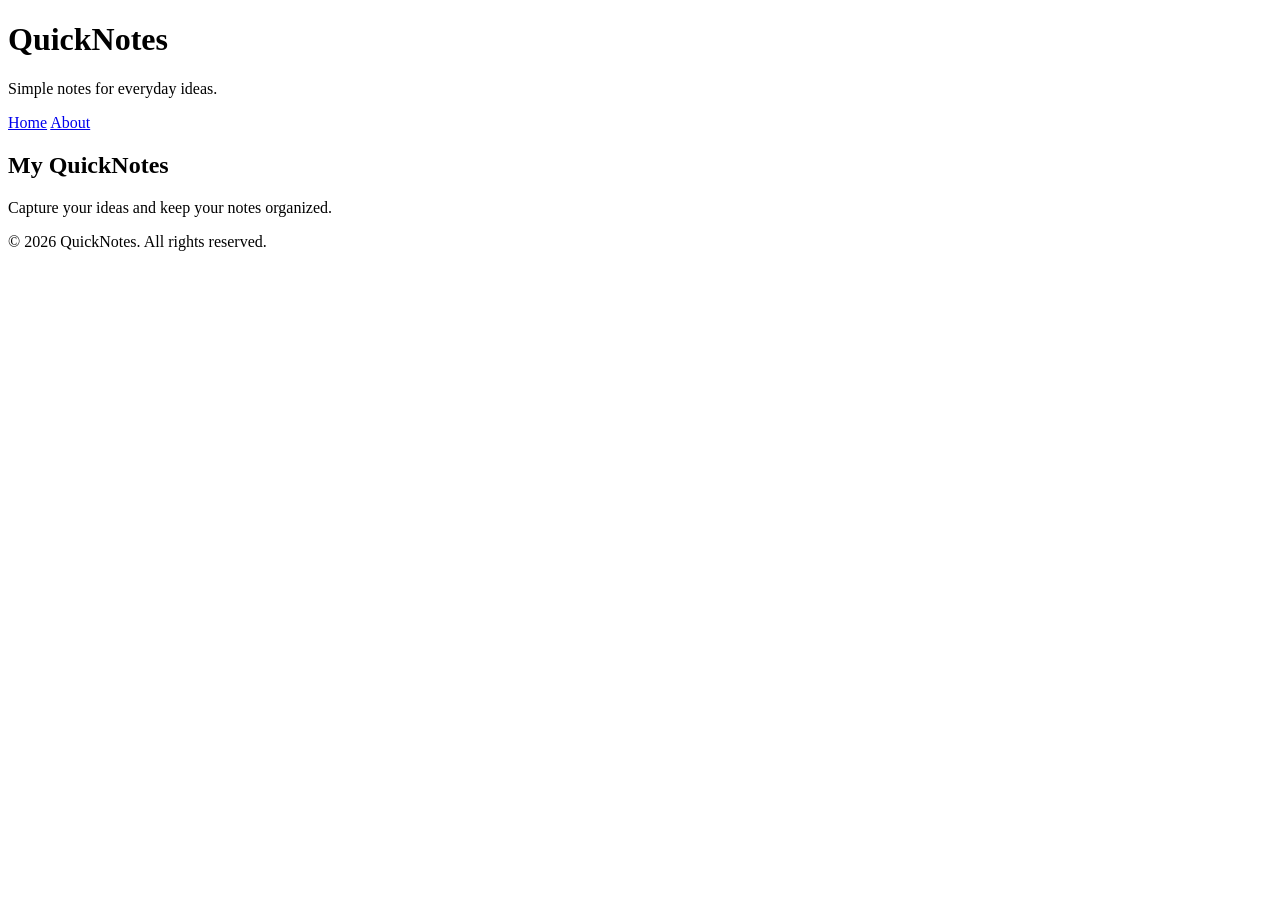
<file: day1/index.html>
<!DOCTYPE html>
<html lang="en">

<head>
    <meta charset="UTF-8">
    <meta name="viewport" content="width=device-width, initial-scale=1.0">
    <title>QuickNotes</title>
</head>

<body>

    <header>
        <h1>QuickNotes</h1>
        <p>Simple notes for everyday ideas.</p>

        <nav>
            <a href="index.html">Home</a>
            <a href="about.html">About</a>
        </nav>
    </header>

    <main>
        <h2>My QuickNotes</h2>
        <p>Capture your ideas and keep your notes organized.</p>
    </main>

    <footer>
        <p>&copy; 2026 QuickNotes. All rights reserved.</p>
    </footer>

</body>

</html>
</file>
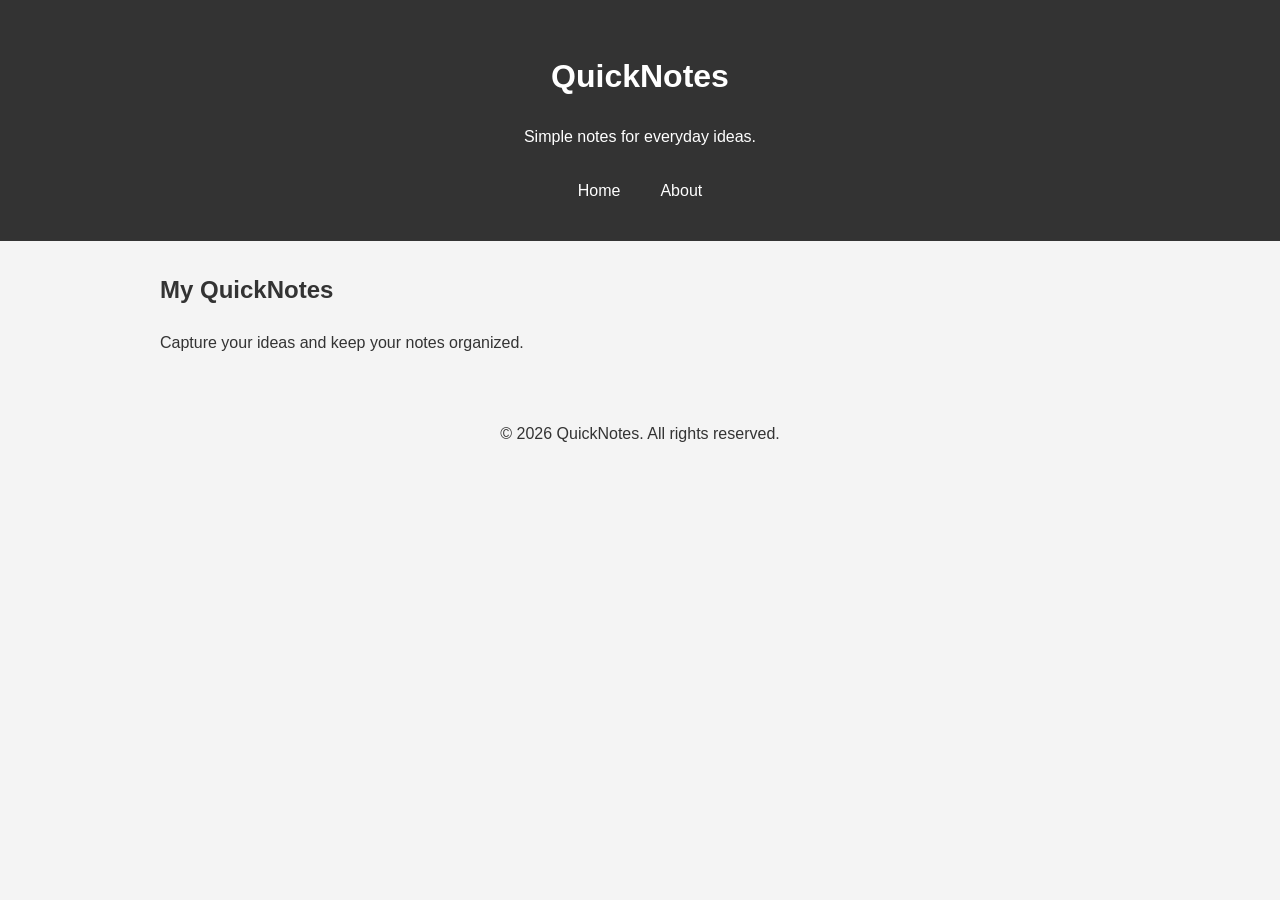
<file: day2/index.html>
<!DOCTYPE html>
<html lang="en">

<head>
    <meta charset="UTF-8">
    <meta name="viewport" content="width=device-width, initial-scale=1.0">
    <title>QuickNotes</title>
    <link rel="stylesheet" href="style.css">
</head>

<body>

    <header>
        <h1>QuickNotes</h1>
        <p>Simple notes for everyday ideas.</p>

        <nav>
            <a href="index.html">Home</a>
            <a href="about.html">About</a>
        </nav>
    </header>

    <main>
        <h2>My QuickNotes</h2>
        <p>Capture your ideas and keep your notes organized.</p>
    </main>

    <footer>
        <p>&copy; 2026 QuickNotes. All rights reserved.</p>
    </footer>

</body>

</html>
</file>
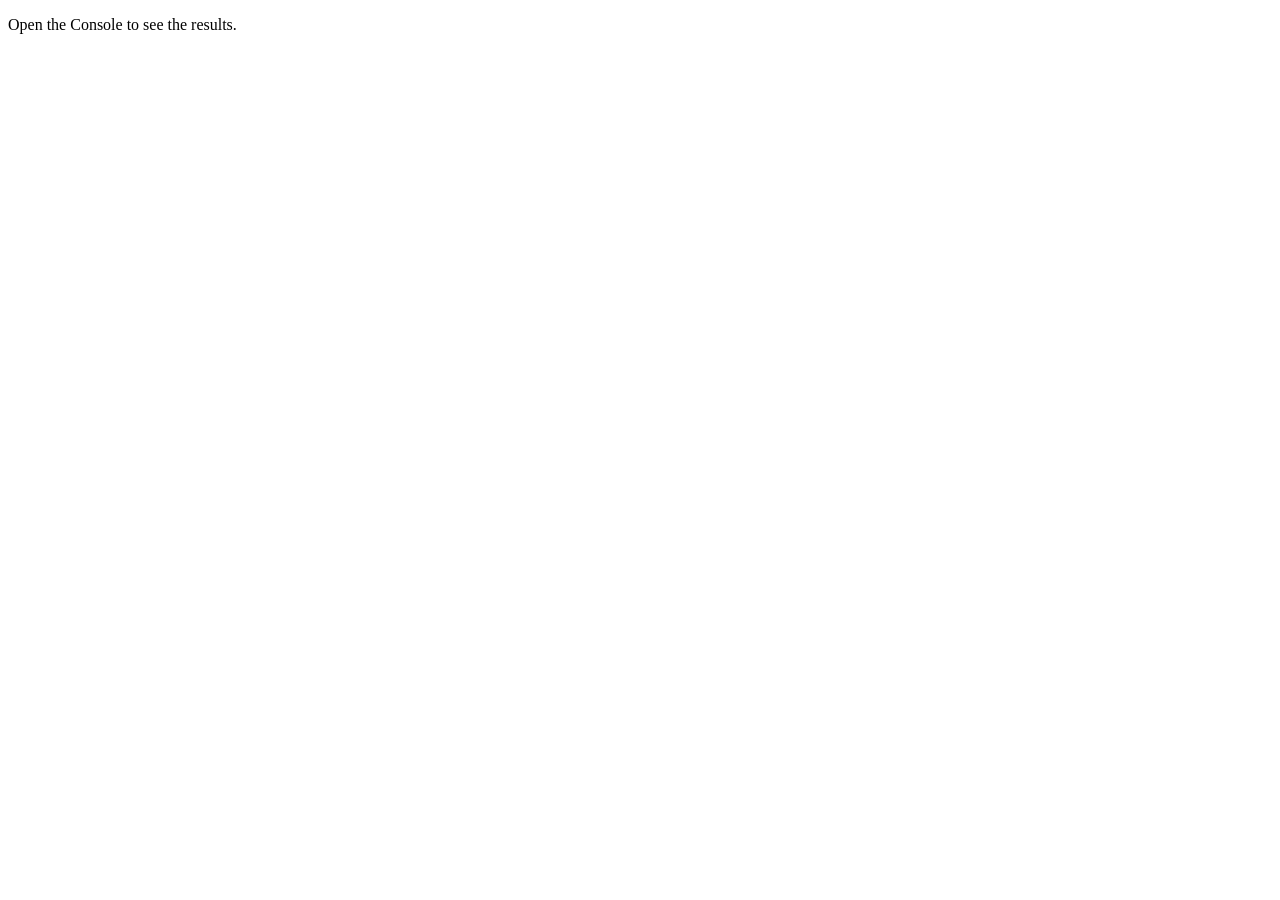
<file: day3/index.html>
<!DOCTYPE html>
<html lang="en">

<head>
    <meta charset="UTF-8">
    <meta name="viewport" content="width=device-width, initial-scale=1.0">
    <title>Notes Toolkit</title>
    <script src="script.js" defer></script>
</head>

<body>

    <p>Open the Console to see the results.</p>

</body>

</html>
</file>
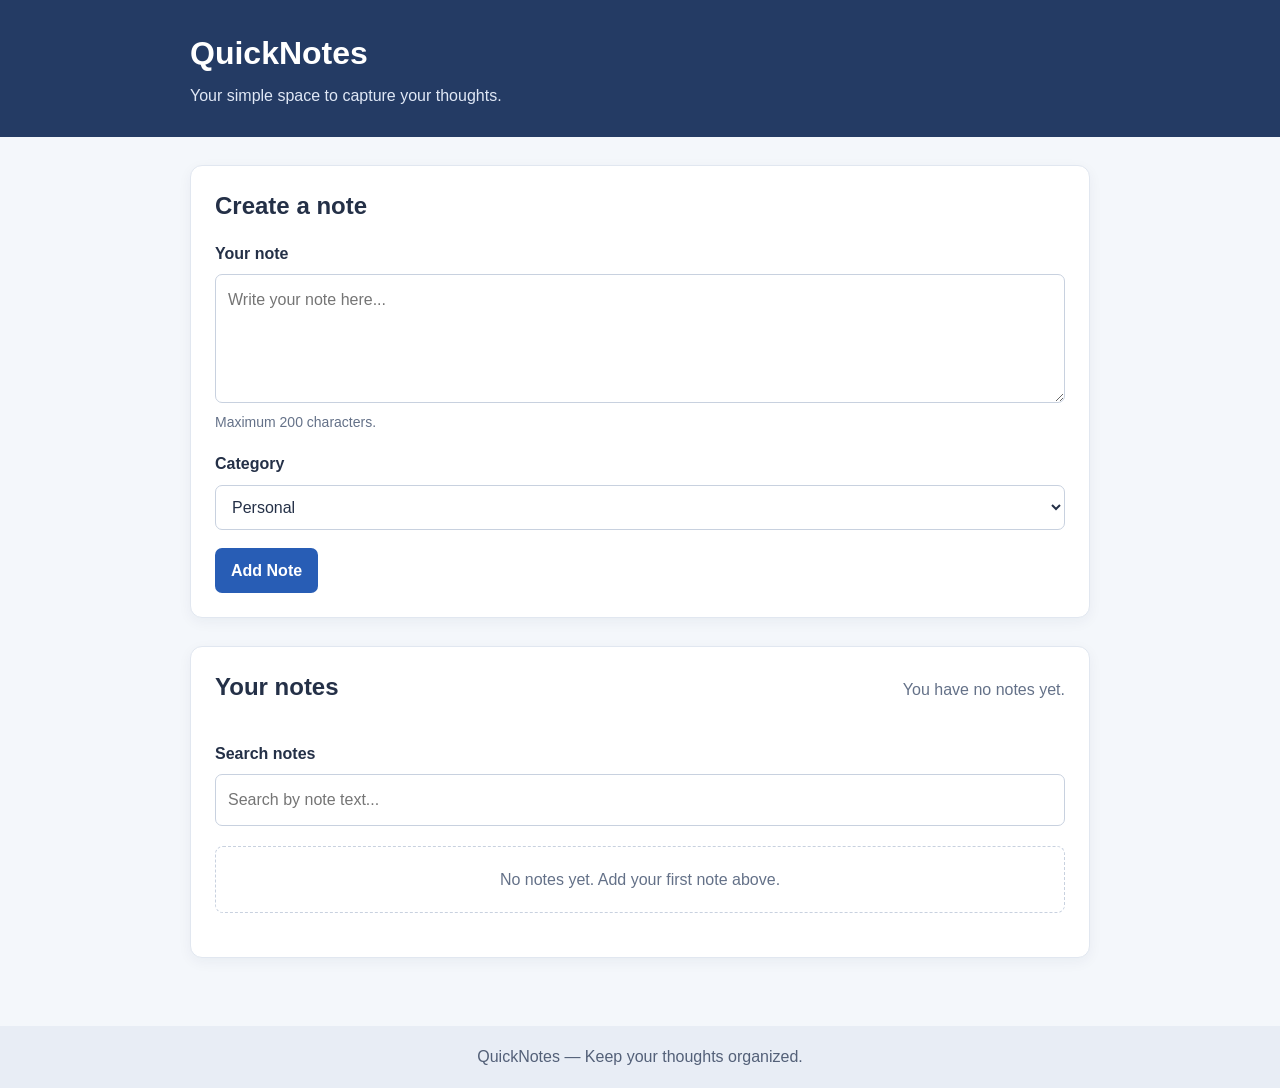
<file: day4/index.html>
<!DOCTYPE html>
<html lang="en">

<head>
    <meta charset="UTF-8">
    <meta name="viewport" content="width=device-width, initial-scale=1.0">
    <meta name="description" content="QuickNotes helps you create, organize, search, and manage personal notes.">
    <title>QuickNotes | Your Personal Notes</title>
    <link rel="stylesheet" href="style.css">
    <script src="script.js" defer></script>
</head>

<body>
    <header class="site-header">
        <div class="container">
            <h1>QuickNotes</h1>
            <p>Your simple space to capture your thoughts.</p>
        </div>
    </header>

    <main class="container">
        <section class="panel" aria-labelledby="create-heading">
            <h2 id="create-heading">Create a note</h2>

            <form id="note-form">
                <div class="form-group">
                    <label for="note-input">Your note</label>
                    <textarea id="note-input" name="note" rows="4" maxlength="200" placeholder="Write your note here..."
                        required></textarea>
                    <p class="field-hint">Maximum 200 characters.</p>
                </div>

                <div class="form-group">
                    <label for="note-category">Category</label>
                    <select id="note-category" name="category">
                        <option value="personal">Personal</option>
                        <option value="work">Work</option>
                        <option value="study">Study</option>
                    </select>
                </div>

                <p id="error-message" class="error-message" role="alert" aria-live="polite"></p>

                <button type="submit" class="primary-btn">Add Note</button>
            </form>
        </section>

        <section class="notes-section" aria-labelledby="notes-heading">
            <div class="notes-header">
                <h2 id="notes-heading">Your notes</h2>
                <p id="note-count" aria-live="polite">You have no notes yet.</p>
            </div>

            <div class="search-group">
                <label for="search-input">Search notes</label>
                <input type="search" id="search-input" name="search" placeholder="Search by note text...">
            </div>

            <ul id="notes-list" class="notes-list" aria-label="Saved notes"></ul>

            <button type="button" id="clear-all" class="danger-btn" hidden>
                Clear All Notes
            </button>
        </section>
    </main>

    <footer class="site-footer">
        <div class="container">
            <p>QuickNotes — Keep your thoughts organized.</p>
        </div>
    </footer>
</body>

</html>
</file>
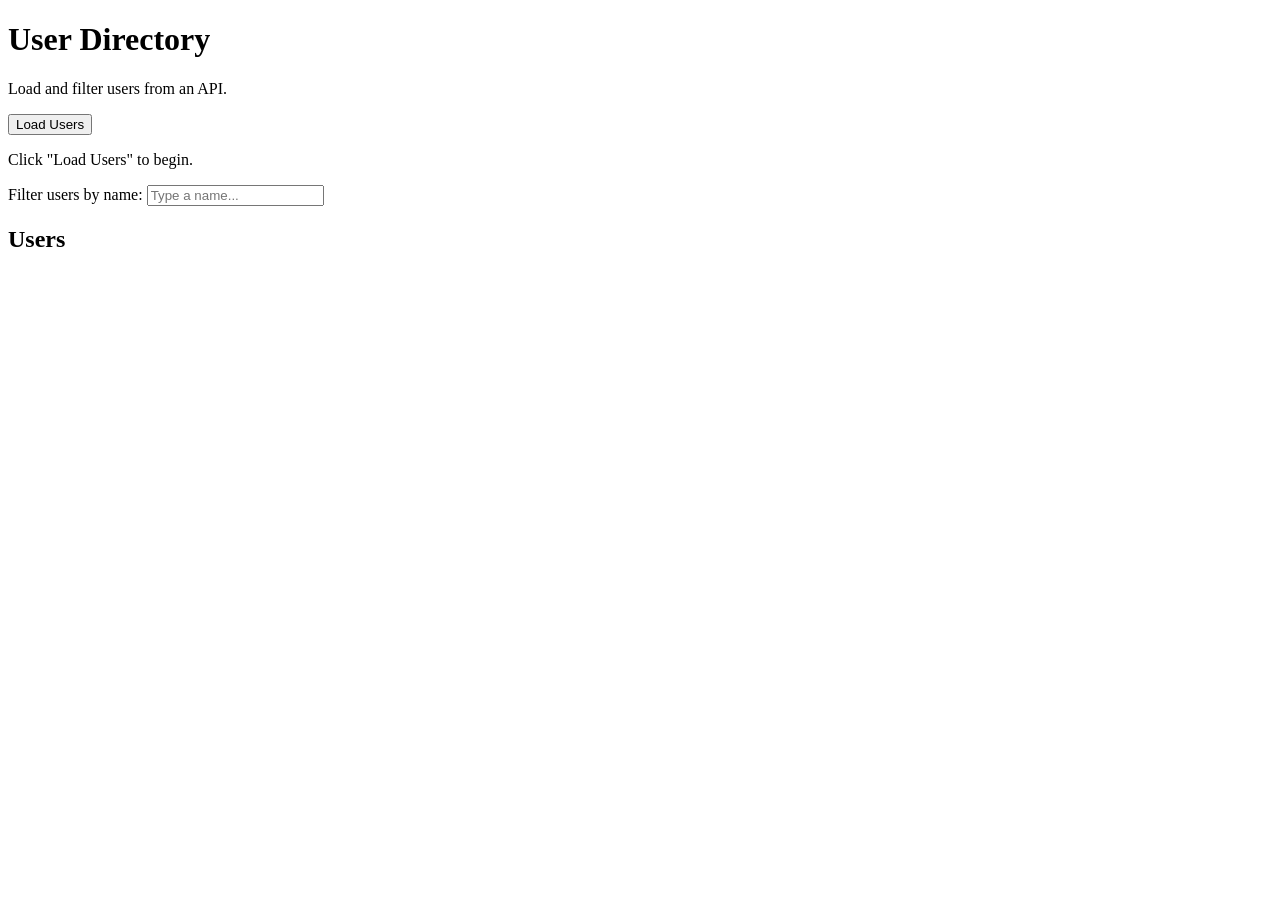
<file: day5/index.html>
<!DOCTYPE html>
<html lang="en">

<head>
    <meta charset="UTF-8">
    <meta name="viewport" content="width=device-width, initial-scale=1.0">
    <title>Day 5 - User Directory</title>
    <script src="users.js" defer></script>
</head>

<body>
    <header>
        <h1>User Directory</h1>
        <p>Load and filter users from an API.</p>
    </header>

    <main>
        <button id="load-users" type="button">Load Users</button>

        <p id="status" role="status" aria-live="polite">
            Click "Load Users" to begin.
        </p>

        <section>
            <label for="filter-input">Filter users by name:</label>
            <input type="text" id="filter-input" placeholder="Type a name...">
        </section>

        <section>
            <h2>Users</h2>
            <ul id="users-list"></ul>
        </section>
    </main>
</body>

</html>
</file>
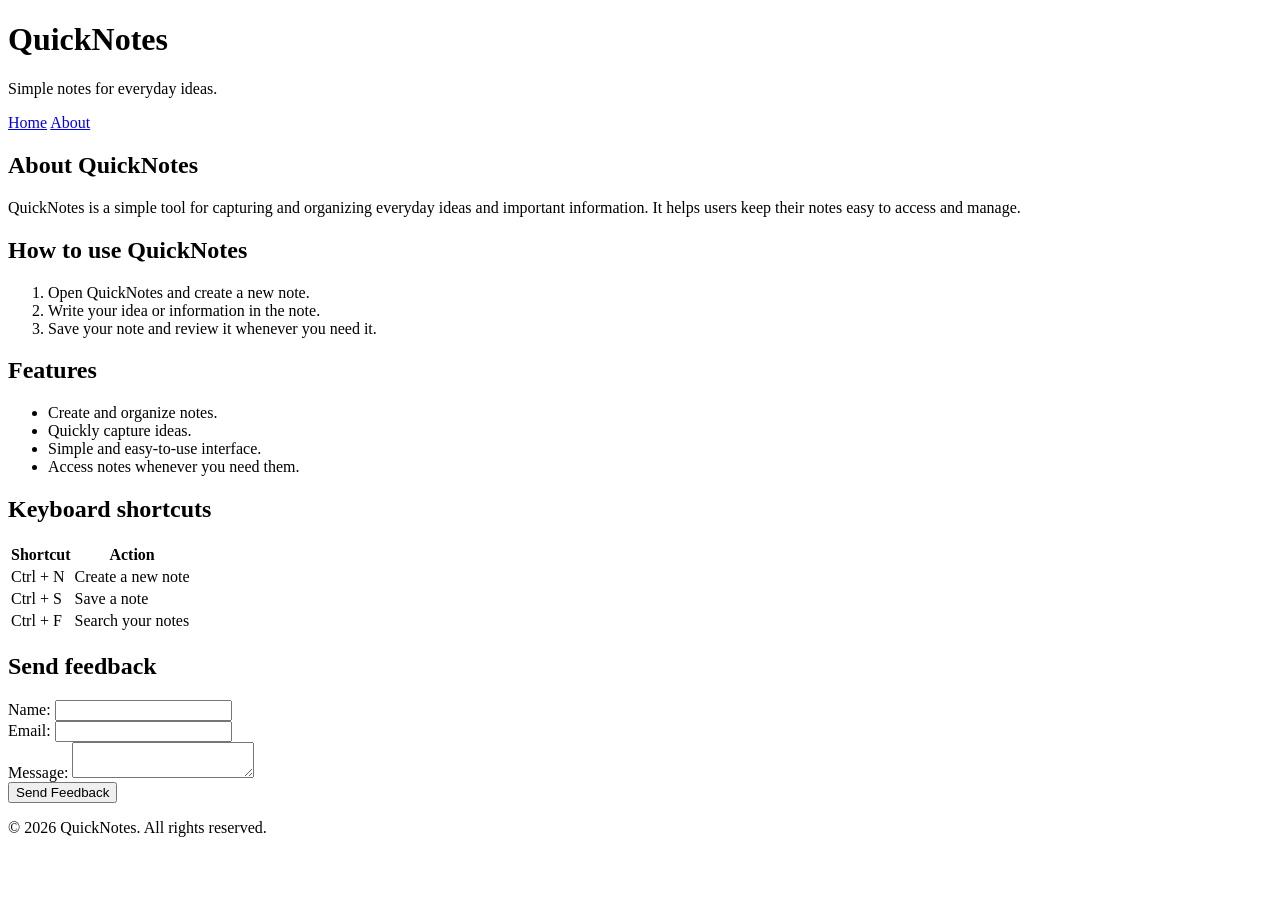
<file: day1/about.html>
<!DOCTYPE html>
<html lang="en">

<head>
    <meta charset="UTF-8">
    <meta name="viewport" content="width=device-width, initial-scale=1.0">
    <title>About QuickNotes</title>
</head>

<body>

    <header>
        <h1>QuickNotes</h1>
        <p>Simple notes for everyday ideas.</p>

        <nav>
            <a href="index.html">Home</a>
            <a href="about.html">About</a>
        </nav>
    </header>

    <main>
        <h2>About QuickNotes</h2>

        <p>
            QuickNotes is a simple tool for capturing and organizing
            everyday ideas and important information.
            It helps users keep their notes easy to access and manage.
        </p>

        <section>
            <h2>How to use QuickNotes</h2>

            <ol>
                <li>Open QuickNotes and create a new note.</li>
                <li>Write your idea or information in the note.</li>
                <li>Save your note and review it whenever you need it.</li>
            </ol>
        </section>

        <section>
            <h2>Features</h2>

            <ul>
                <li>Create and organize notes.</li>
                <li>Quickly capture ideas.</li>
                <li>Simple and easy-to-use interface.</li>
                <li>Access notes whenever you need them.</li>
            </ul>
        </section>

        <section>
            <h2>Keyboard shortcuts</h2>

            <table>
                <thead>
                    <tr>
                        <th>Shortcut</th>
                        <th>Action</th>
                    </tr>
                </thead>
                <tbody>
                    <tr>
                        <td>Ctrl + N</td>
                        <td>Create a new note</td>
                    </tr>
                    <tr>
                        <td>Ctrl + S</td>
                        <td>Save a note</td>
                    </tr>
                    <tr>
                        <td>Ctrl + F</td>
                        <td>Search your notes</td>
                    </tr>
                </tbody>
            </table>
        </section>

        <section>
            <h2>Send feedback</h2>

            <form action="#" method="post">

                <div>
                    <label for="name">Name:</label>
                    <input type="text" id="name" name="name" required>
                </div>

                <div>
                    <label for="email">Email:</label>
                    <input type="email" id="email" name="email" required>
                </div>

                <div>
                    <label for="message">Message:</label>
                    <textarea id="message" name="message" required></textarea>
                </div>

                <button type="submit">Send Feedback</button>

            </form>
        </section>
    </main>

    <footer>
        <p>&copy; 2026 QuickNotes. All rights reserved.</p>
    </footer>

</body>

</html>
</file>
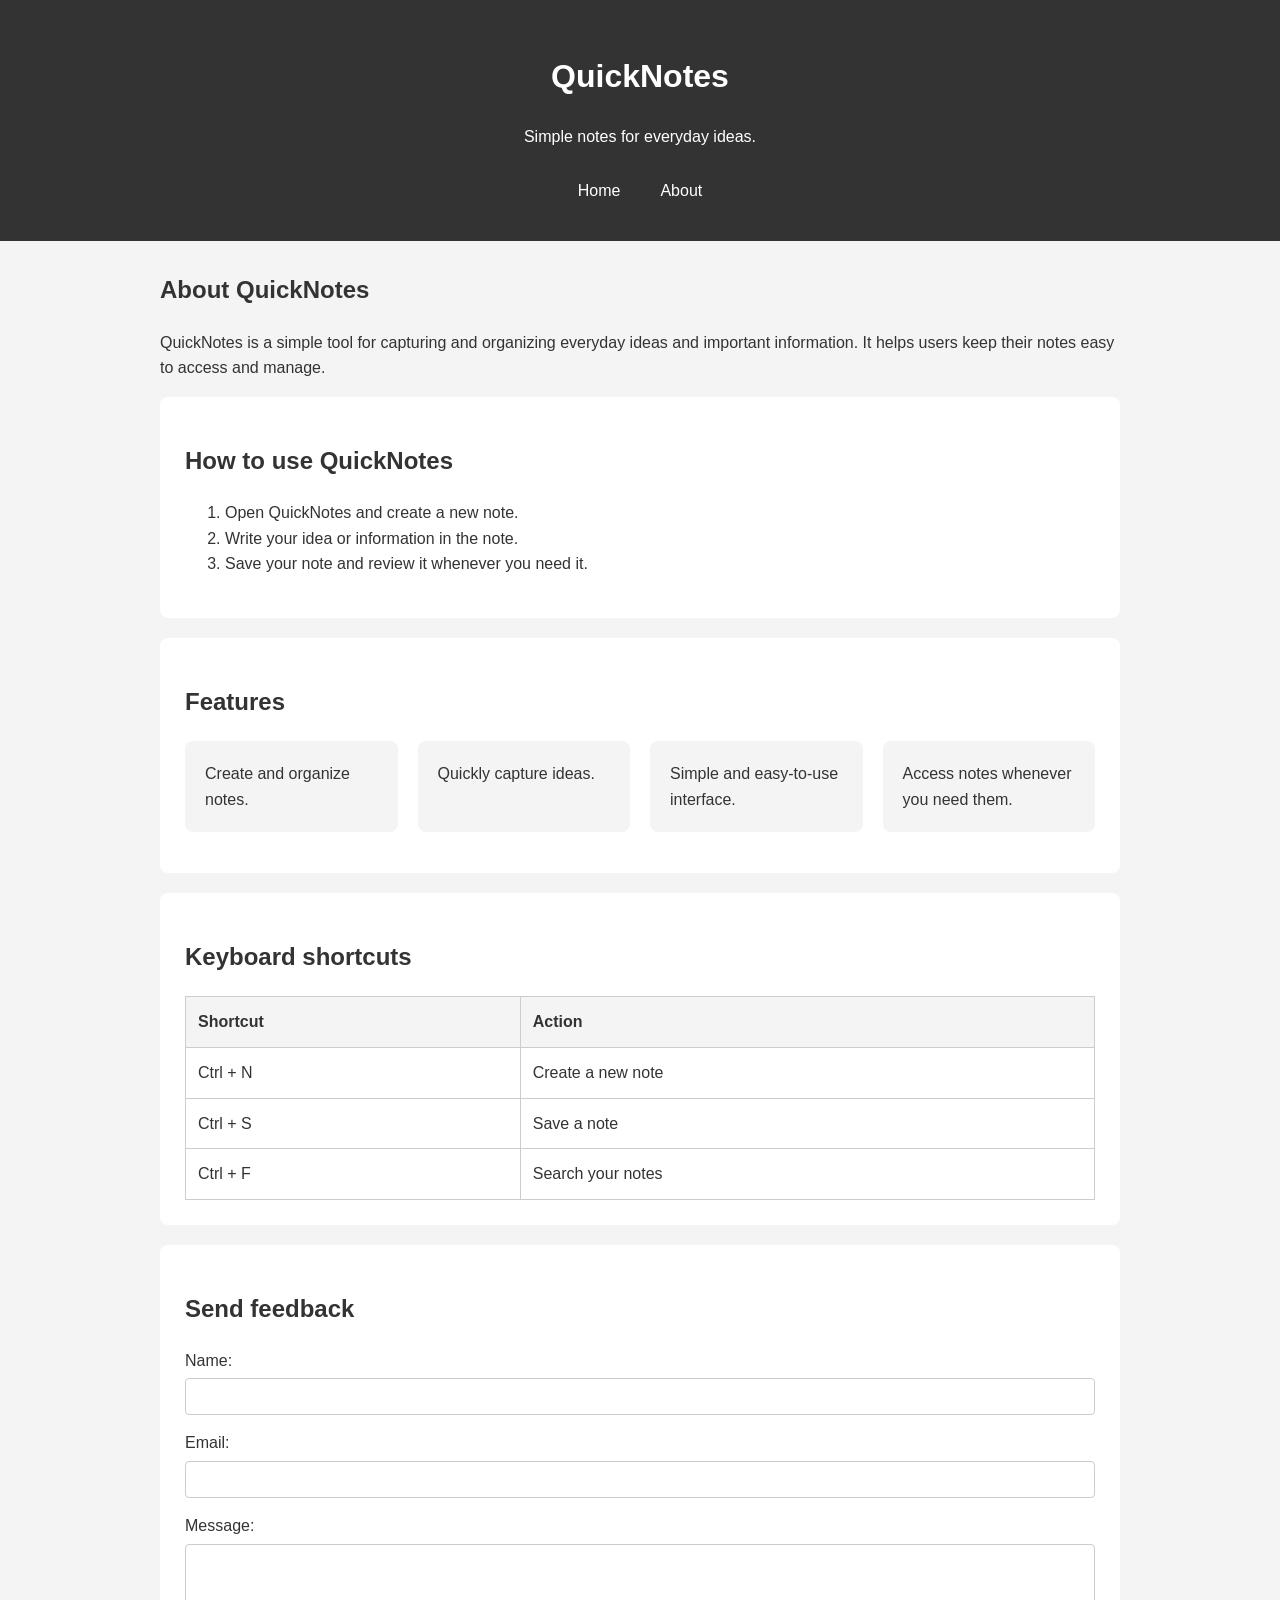
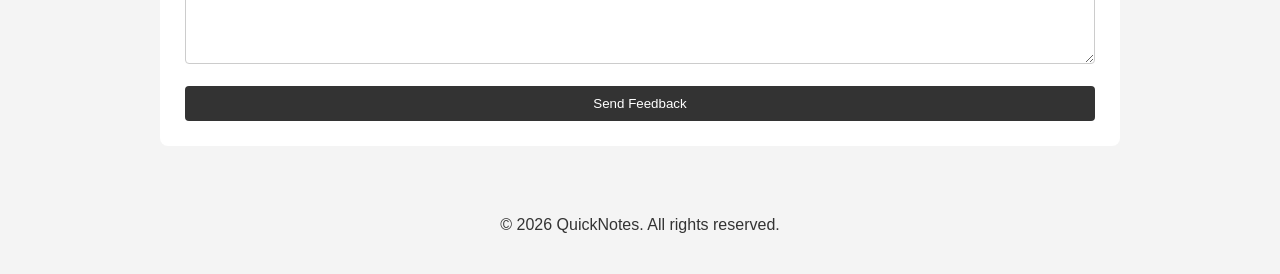
<file: day2/about.html>
<!DOCTYPE html>
<html lang="en">

<head>
    <meta charset="UTF-8">
    <meta name="viewport" content="width=device-width, initial-scale=1.0">
    <title>About QuickNotes</title>
    <link rel="stylesheet" href="style.css">
</head>

<body>

    <header>
        <h1>QuickNotes</h1>
        <p>Simple notes for everyday ideas.</p>

        <nav>
            <a href="index.html">Home</a>
            <a href="about.html">About</a>
        </nav>
    </header>

    <main>
        <h2>About QuickNotes</h2>

        <p>
            QuickNotes is a simple tool for capturing and organizing
            everyday ideas and important information.
            It helps users keep their notes easy to access and manage.
        </p>

        <section>
            <h2>How to use QuickNotes</h2>

            <ol>
                <li>Open QuickNotes and create a new note.</li>
                <li>Write your idea or information in the note.</li>
                <li>Save your note and review it whenever you need it.</li>
            </ol>
        </section>

        <section>
            <h2>Features</h2>

            <ul class="features">
                <li>Create and organize notes.</li>
                <li>Quickly capture ideas.</li>
                <li>Simple and easy-to-use interface.</li>
                <li>Access notes whenever you need them.</li>
            </ul>
        </section>

        <section>
            <h2>Keyboard shortcuts</h2>

            <table>
                <thead>
                    <tr>
                        <th>Shortcut</th>
                        <th>Action</th>
                    </tr>
                </thead>

                <tbody>
                    <tr>
                        <td>Ctrl + N</td>
                        <td>Create a new note</td>
                    </tr>

                    <tr>
                        <td>Ctrl + S</td>
                        <td>Save a note</td>
                    </tr>

                    <tr>
                        <td>Ctrl + F</td>
                        <td>Search your notes</td>
                    </tr>
                </tbody>
            </table>
        </section>

        <section>
            <h2>Send feedback</h2>

            <form action="#" method="post">

                <div>
                    <label for="name">Name:</label>
                    <input type="text" id="name" name="name" required>
                </div>

                <div>
                    <label for="email">Email:</label>
                    <input type="email" id="email" name="email" required>
                </div>

                <div>
                    <label for="message">Message:</label>
                    <textarea id="message" name="message" required></textarea>
                </div>

                <button type="submit">Send Feedback</button>

            </form>
        </section>
    </main>

    <footer>
        <p>&copy; 2026 QuickNotes. All rights reserved.</p>
    </footer>

</body>

</html>
</file>
<file: day2/style.css>
* {
    box-sizing: border-box;
}

body {
    margin: 0;
    font-family: Arial, sans-serif;
    background-color: #f4f4f4;
    color: #333;
    line-height: 1.6;
}

header {
    background-color: #333;
    color: white;
    text-align: center;
    padding: 30px 20px;
}

nav {
    display: flex;
    justify-content: center;
    gap: 16px;
    margin-top: 20px;
}

nav a {
    color: white;
    text-decoration: none;
    padding: 8px 12px;
    transition: background-color 0.3s ease;
}

nav a:hover {
    background-color: #555;
}

main {
    max-width: 1000px;
    margin: 30px auto;
    padding: 0 20px;
}

section {
    background-color: white;
    padding: 25px;
    margin-bottom: 20px;
    border-radius: 8px;
}

.features {
    display: grid;
    grid-template-columns: repeat(auto-fit, minmax(180px, 1fr));
    gap: 20px;
    padding: 0;
    list-style: none;
}

.features li {
    background-color: #f4f4f4;
    padding: 20px;
    border-radius: 8px;
}

table {
    width: 100%;
    border-collapse: collapse;
}

th,
td {
    border: 1px solid #ccc;
    padding: 12px;
    text-align: left;
}

th {
    background-color: #f4f4f4;
}

form {
    display: flex;
    flex-direction: column;
    gap: 15px;
}

label {
    display: block;
    margin-bottom: 5px;
}

input,
textarea {
    width: 100%;
    padding: 10px;
    border: 1px solid #ccc;
    border-radius: 4px;
}

textarea {
    min-height: 120px;
    resize: vertical;
}

button {
    padding: 10px 16px;
    border: none;
    border-radius: 4px;
    background-color: #333;
    color: white;
    cursor: pointer;
    transition: background-color 0.3s ease;
}

button:hover {
    background-color: #555;
}

footer {
    text-align: center;
    padding: 20px;
}

@media (max-width: 600px) {
    header {
        padding: 20px 10px;
    }

    header h1 {
        font-size: 1.8rem;
    }

    nav {
        gap: 10px;
    }

    main {
        padding: 0 10px;
    }
}
</file>
<file: day4/style.css>
/* General page styles */
* {
    box-sizing: border-box;
}

:root {
    font-family: Arial, Helvetica, sans-serif;
    color: #243047;
    background-color: #f4f7fb;
    line-height: 1.6;
}

body {
    margin: 0;
    min-height: 100vh;
}

.container {
    width: min(100% - 32px, 900px);
    margin-inline: auto;
}

.site-header {
    padding: 28px 0;
    background-color: #243b64;
    color: #ffffff;
}

.site-header h1 {
    margin: 0;
    font-size: 2rem;
}

.site-header p {
    margin: 4px 0 0;
    color: #e0e8f6;
}

main {
    padding-top: 28px;
    padding-bottom: 40px;
}

.panel,
.notes-section {
    margin-bottom: 28px;
    padding: 24px;
    background-color: #ffffff;
    border: 1px solid #e1e7f0;
    border-radius: 12px;
    box-shadow: 0 4px 14px rgb(25 42 70 / 5%);
}

h2 {
    margin-top: 0;
    line-height: 1.3;
}

.form-group,
.search-group {
    display: flex;
    flex-direction: column;
    gap: 8px;
    margin-bottom: 18px;
}

label {
    font-weight: 700;
}

textarea,
input,
select {
    width: 100%;
    padding: 12px;
    border: 1px solid #c8d1df;
    border-radius: 7px;
    background-color: #ffffff;
    color: #243047;
    font: inherit;
}

textarea {
    resize: vertical;
    min-height: 110px;
}

textarea:focus,
input:focus,
select:focus {
    outline: 2px solid #4779d1;
    outline-offset: 2px;
}

.field-hint {
    margin: 0;
    color: #647188;
    font-size: 0.875rem;
}

.error-message {
    margin: 0 0 12px;
    color: #b42318;
    font-weight: 600;
}

.error-message:empty {
    display: none;
}

button {
    padding: 10px 16px;
    border: 0;
    border-radius: 7px;
    font: inherit;
    font-weight: 700;
    cursor: pointer;
}

button:focus-visible {
    outline: 3px solid #4779d1;
    outline-offset: 3px;
}

.primary-btn {
    background-color: #285db5;
    color: #ffffff;
}

.primary-btn:hover {
    background-color: #1e478d;
}

.notes-header {
    display: flex;
    align-items: baseline;
    justify-content: space-between;
    flex-wrap: wrap;
    gap: 8px 16px;
}

.notes-header p {
    margin: 0;
    color: #647188;
}

.search-group {
    margin-top: 18px;
}

.notes-list {
    display: grid;
    grid-template-columns: repeat(2, minmax(0, 1fr));
    gap: 16px;
    margin: 20px 0;
    padding: 0;
    list-style: none;
}

.note {
    display: flex;
    align-items: flex-start;
    justify-content: space-between;
    gap: 12px;
    min-width: 0;
    padding: 16px;
    border: 1px solid #dce3ed;
    border-left: 5px solid #647188;
    border-radius: 8px;
    background-color: #ffffff;
}

.note-body {
    flex: 1;
    min-width: 0;
}

.note-text {
    margin: 0 0 14px;
    overflow-wrap: anywhere;
    white-space: pre-wrap;
}

.note-meta {
    display: flex;
    flex-wrap: wrap;
    align-items: center;
    gap: 8px;
    color: #647188;
    font-size: 0.8rem;
}

.badge {
    display: inline-block;
    padding: 3px 8px;
    border-radius: 20px;
    background-color: #e9edf3;
    color: #243047;
    font-weight: 700;
}

.category-personal {
    border-left-color: #7c5ac7;
    background-color: #faf8ff;
}

.category-personal .badge {
    background-color: #e9e0ff;
    color: #50328d;
}

.category-work {
    border-left-color: #2776bd;
    background-color: #f4f9ff;
}

.category-work .badge {
    background-color: #dceeff;
    color: #174c80;
}

.category-study {
    border-left-color: #25845a;
    background-color: #f4fbf6;
}

.category-study .badge {
    background-color: #d9f4e3;
    color: #17613e;
}

.delete-btn {
    flex-shrink: 0;
    padding: 7px 10px;
    background-color: #fde8e7;
    color: #a51d18;
}

.delete-btn:hover {
    background-color: #fbd1cf;
}

.empty-message {
    grid-column: 1 / -1;
    padding: 20px;
    color: #647188;
    text-align: center;
    border: 1px dashed #c8d1df;
    border-radius: 8px;
}

.danger-btn {
    background-color: #b42318;
    color: #ffffff;
}

.danger-btn:hover {
    background-color: #8f1c13;
}

[hidden] {
    display: none !important;
}

.visually-hidden {
    position: absolute;
    width: 1px;
    height: 1px;
    padding: 0;
    margin: -1px;
    overflow: hidden;
    clip: rect(0, 0, 0, 0);
    white-space: nowrap;
    border: 0;
}

.site-footer {
    padding: 18px 0;
    background-color: #e8edf5;
    color: #536078;
    text-align: center;
}

.site-footer p {
    margin: 0;
}

/* Small screens */
@media (max-width: 620px) {
    .site-header {
        padding: 22px 0;
    }

    .site-header h1 {
        font-size: 1.7rem;
    }

    .panel,
    .notes-section {
        padding: 18px;
    }

    .notes-list {
        grid-template-columns: 1fr;
    }

    .note {
        flex-direction: column;
    }

    .delete-btn {
        align-self: flex-start;
    }
}
</file>
